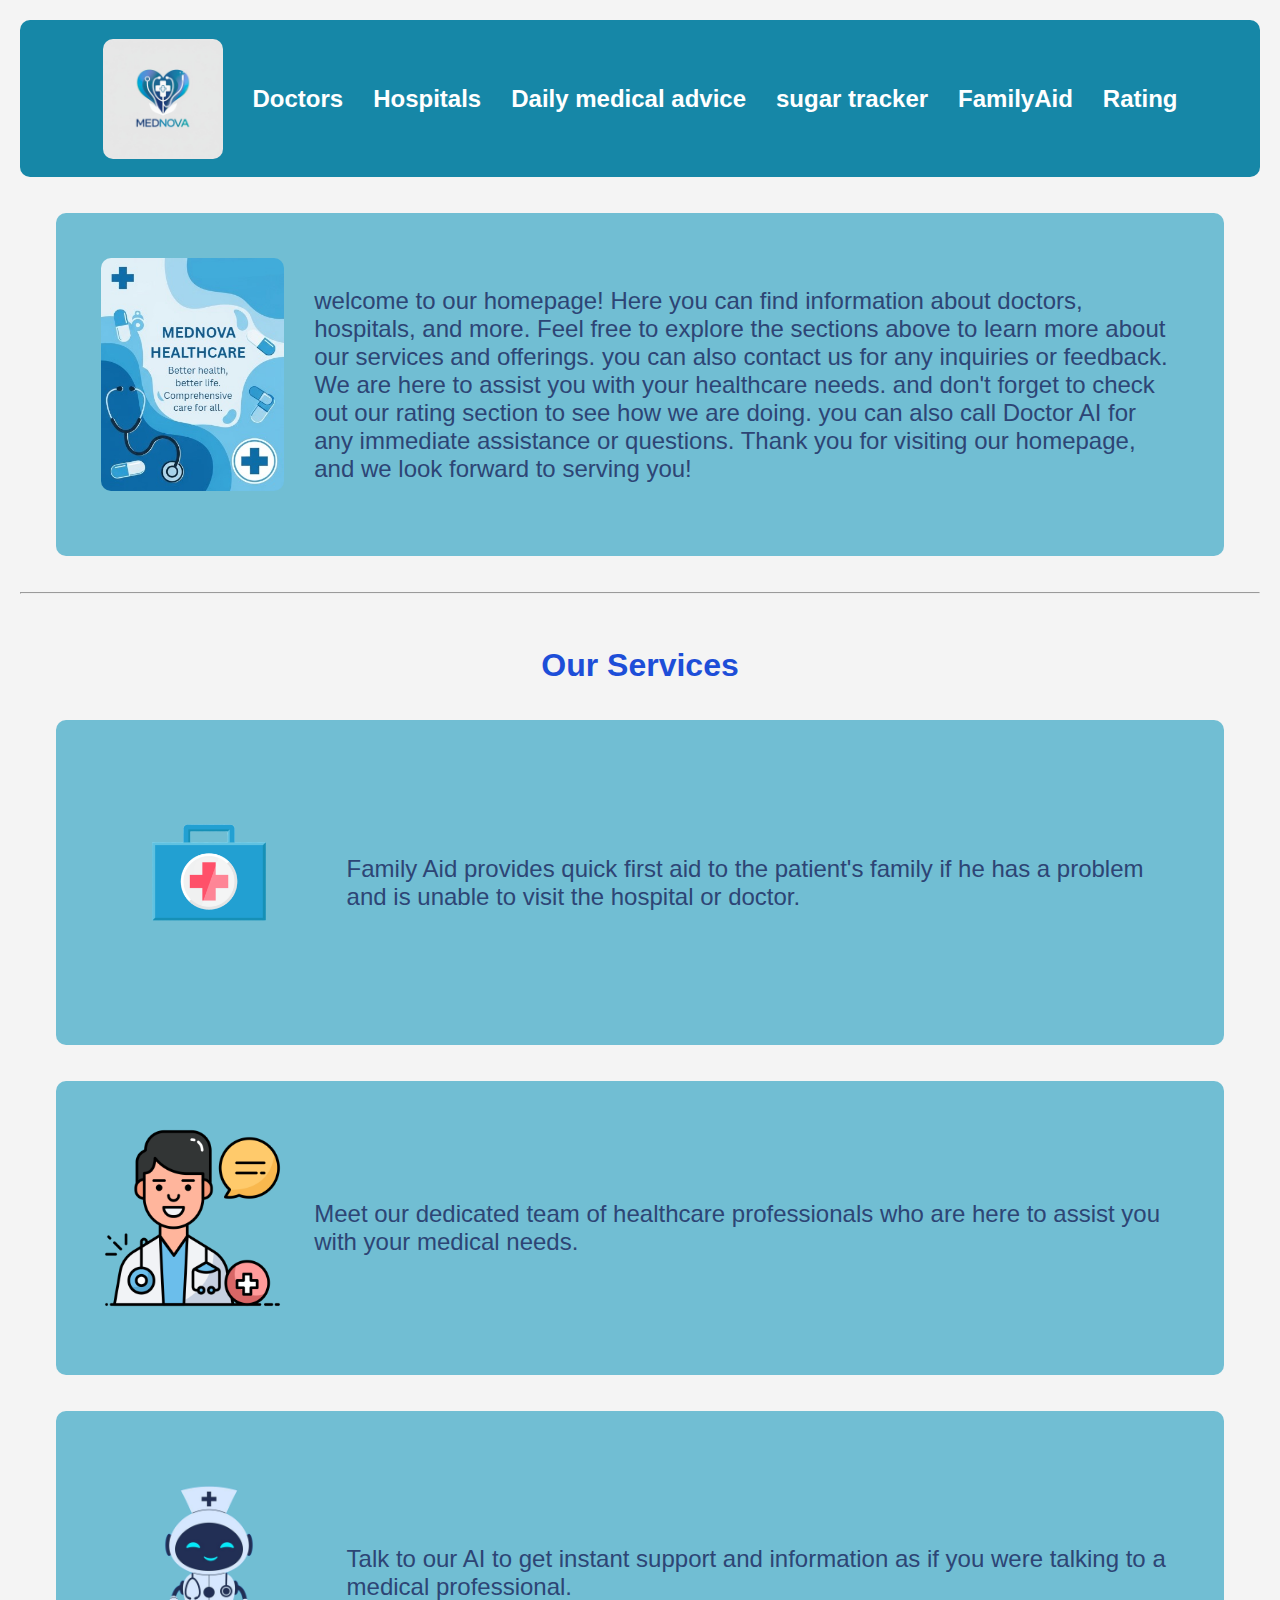
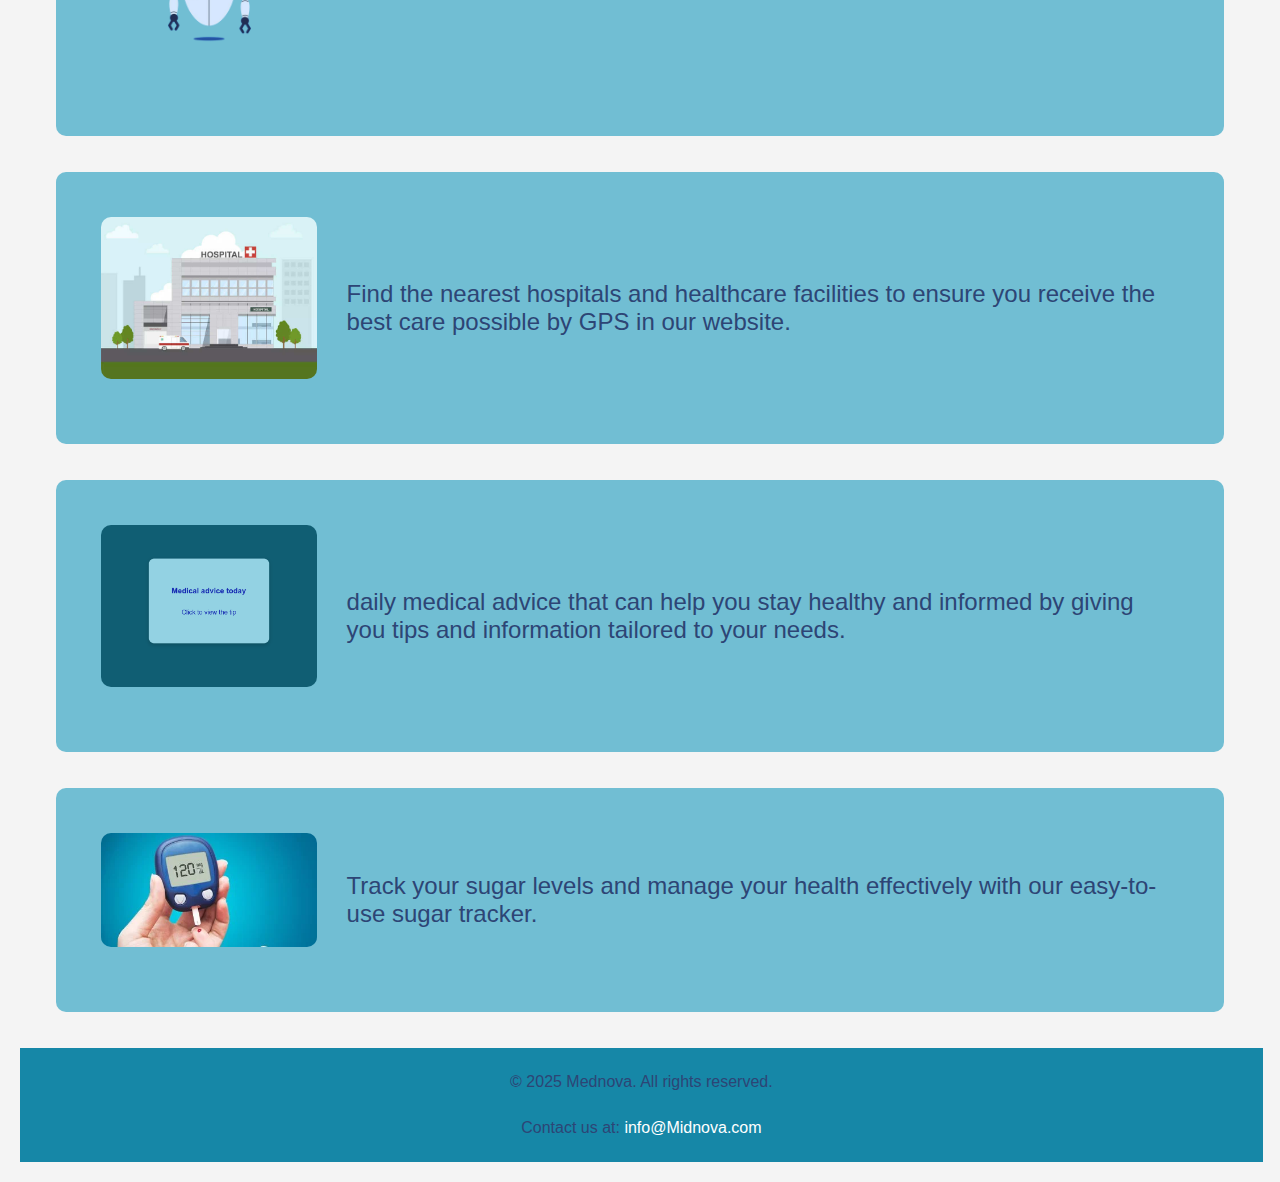
<file: index.html>
<!DOCTYPE html>
<html lang="en">

<head>
    <meta charset="UTF-8">
    <meta name="viewport" content="width=device-width, initial-scale=1.0">
    <link rel="stylesheet" href="style.css">
    <title>Home</title>
</head>

<body>
    <header>
        <img src="MEDNOVA.png">
        <b>
            <a href="doctors.html">
                <p class="pa">Doctors</p>
            </a>
        </b>
        <b>
            <a href="hos.html">
                <p class="pa">Hospitals</p>
            </a>
        </b>
        <b>
            <a href="cards.html">
                <p class="pa">Daily medical advice</p>
            </a>
        </b>
        <b>
            <a href="sugar.html">
                <p class="pa">sugar tracker</p>
            </a>
        </b>
        <b>
            <a href="familyaid.html">
                <p class="pa">FamilyAid</p>
            </a>
        </b>
        <b>
            <a href="rating.html">
                <p class="pa">Rating</p>
            </a>
        </b>
    </header>
    <div class="content">
        <img src="WhatsApp Image 2025-07-14 at 23.12.26_2765f04d.jpg" class="image">
        <p>welcome to our homepage! Here you can find information about doctors, hospitals, and more. Feel free to
            explore the sections above to learn more about our services and offerings. you can also contact us for any
            inquiries or feedback. We are here to assist you with your healthcare needs. and don't forget to check out
            our rating section to see how we are doing. you can also call Doctor AI for any immediate assistance or
            questions. Thank you for visiting our homepage, and we look forward to serving you!</p>
    </div>
    <hr>
    <br>
    <h2>Our Services</h2>
    <a href="familyaid.html">
        <div class="card">
            <img src="familyaid.png">
            <p>Family Aid provides quick first aid to the patient's family if he has a problem and is unable to visit
                the
                hospital or doctor.</p>

        </div>
    </a>
    <a href="doctors.html">
        <div class="doctor">
            <img src="doctor.png">
            <p>Meet our dedicated team of healthcare professionals who are here to assist you with your medical needs.
            </p>
        </div>
    </a>
    <div class="ai">
        <img
            src="cute-robot-doctor-with-stethoscope-illustration-for-ai-in-healthcare-medical-assistance-and-futuristic-diagnostics-vector.png">
        <p>Talk to our AI to get instant support and information as if you were talking to a medical professional.</p>
    </div>
    <a href="hos.html">
        <div class="hospitall">
            <img src="hos.jpg">
            <p>Find the nearest hospitals and healthcare facilities to ensure you receive the best care possible by GPS
                in
                our website.</p>
        </div>
    </a>
    <a href="cards.html">
        <div class="card">
            <img src="cards.PNG">
            <p> daily medical advice that can help you stay healthy and informed by giving you tips and information
                tailored
                to your needs.</p>
        </div>
    </a>
    <a href="sugar.html">
        <div class="card">
            <img src="sugar.webp">
            <p>Track your sugar levels and manage your health effectively with our easy-to-use sugar tracker.</p>
        </div>
    </a>
    <footer>
        <p>© 2025 Mednova. All rights reserved.</p>
        <br>
        <p>Contact us at: <a href="mailto:info@Mednova.com">info@Midnova.com</a></p>
    </footer>
</body>

</html>



<script src="https://cdn.botpress.cloud/webchat/v3.2/inject.js" defer></script>
<script src="https://files.bpcontent.cloud/2025/07/13/22/20250713220953-9RTWXG7G.js" defer></script>

<!-- this is ai widget url -->
</file>
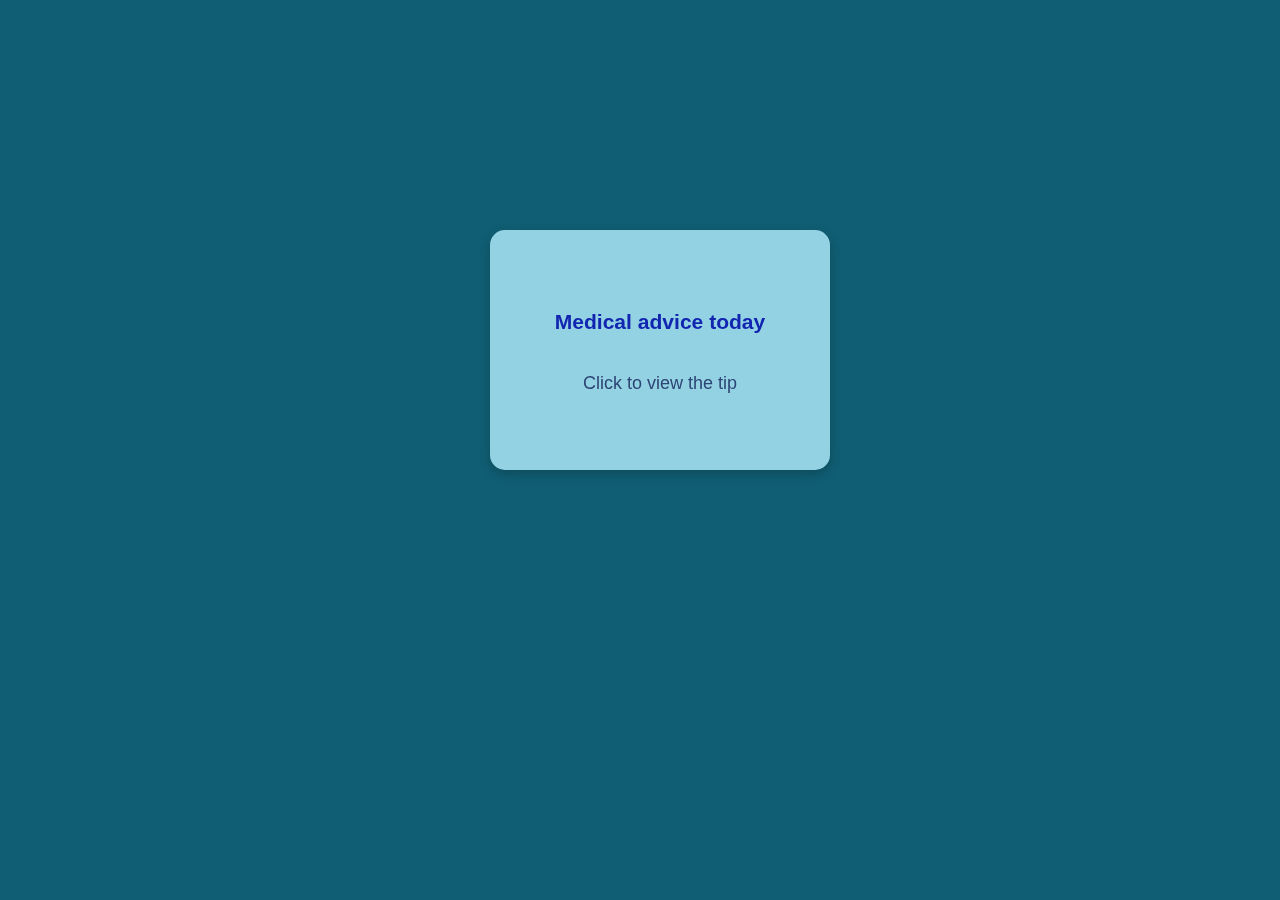
<file: cards.html>
<!DOCTYPE html>
<html lang="en">

<head>
    <meta charset="UTF-8">
    <meta name="viewport" content="width=device-width, initial-scale=1.0">
    <link rel="stylesheet" href="style.css">
    <title>daily tip</title>
</head>

<body class="body">
    <div class="flip-card" onclick="flipCard()">
        <div class="flip-card-inner" id="cardInner">
            <div class="flip-card-front" style="margin-top: 60%;">
                <h3>Medical advice today</h3>
                <p>Click to view the tip</p>
            </div>
            <div class="flip-card-back" style="margin-top: 60%; text-align: center;">
                <p id="tipText"></p>
            </div>
        </div>
    </div>
    <script>
                const tips = [
            "Drink 8 glasses of water a day to stay active.",
            "Eat a balanced diet rich in fruits and vegetables.",
            "Get enough sleep, at least 7 hours.",
            "Walk 30 minutes daily to improve heart health.",
            "Wash your hands frequently to reduce the risk of infection.",
            "Reduce sugar intake to maintain your weight and dental health.",
            "Have a protein-rich breakfast to start your day with energy."
        ];

        function showRandomTip() {
            const randomTip = tips[Math.floor(Math.random() * tips.length)];
            document.getElementById("tipText").textContent = randomTip;
        }

        function flipCard() {
            const card = document.querySelector('.flip-card');
            card.classList.toggle('flipped');
        }

        window.onload = showRandomTip;
    </script>
</body>

</html>
</file>
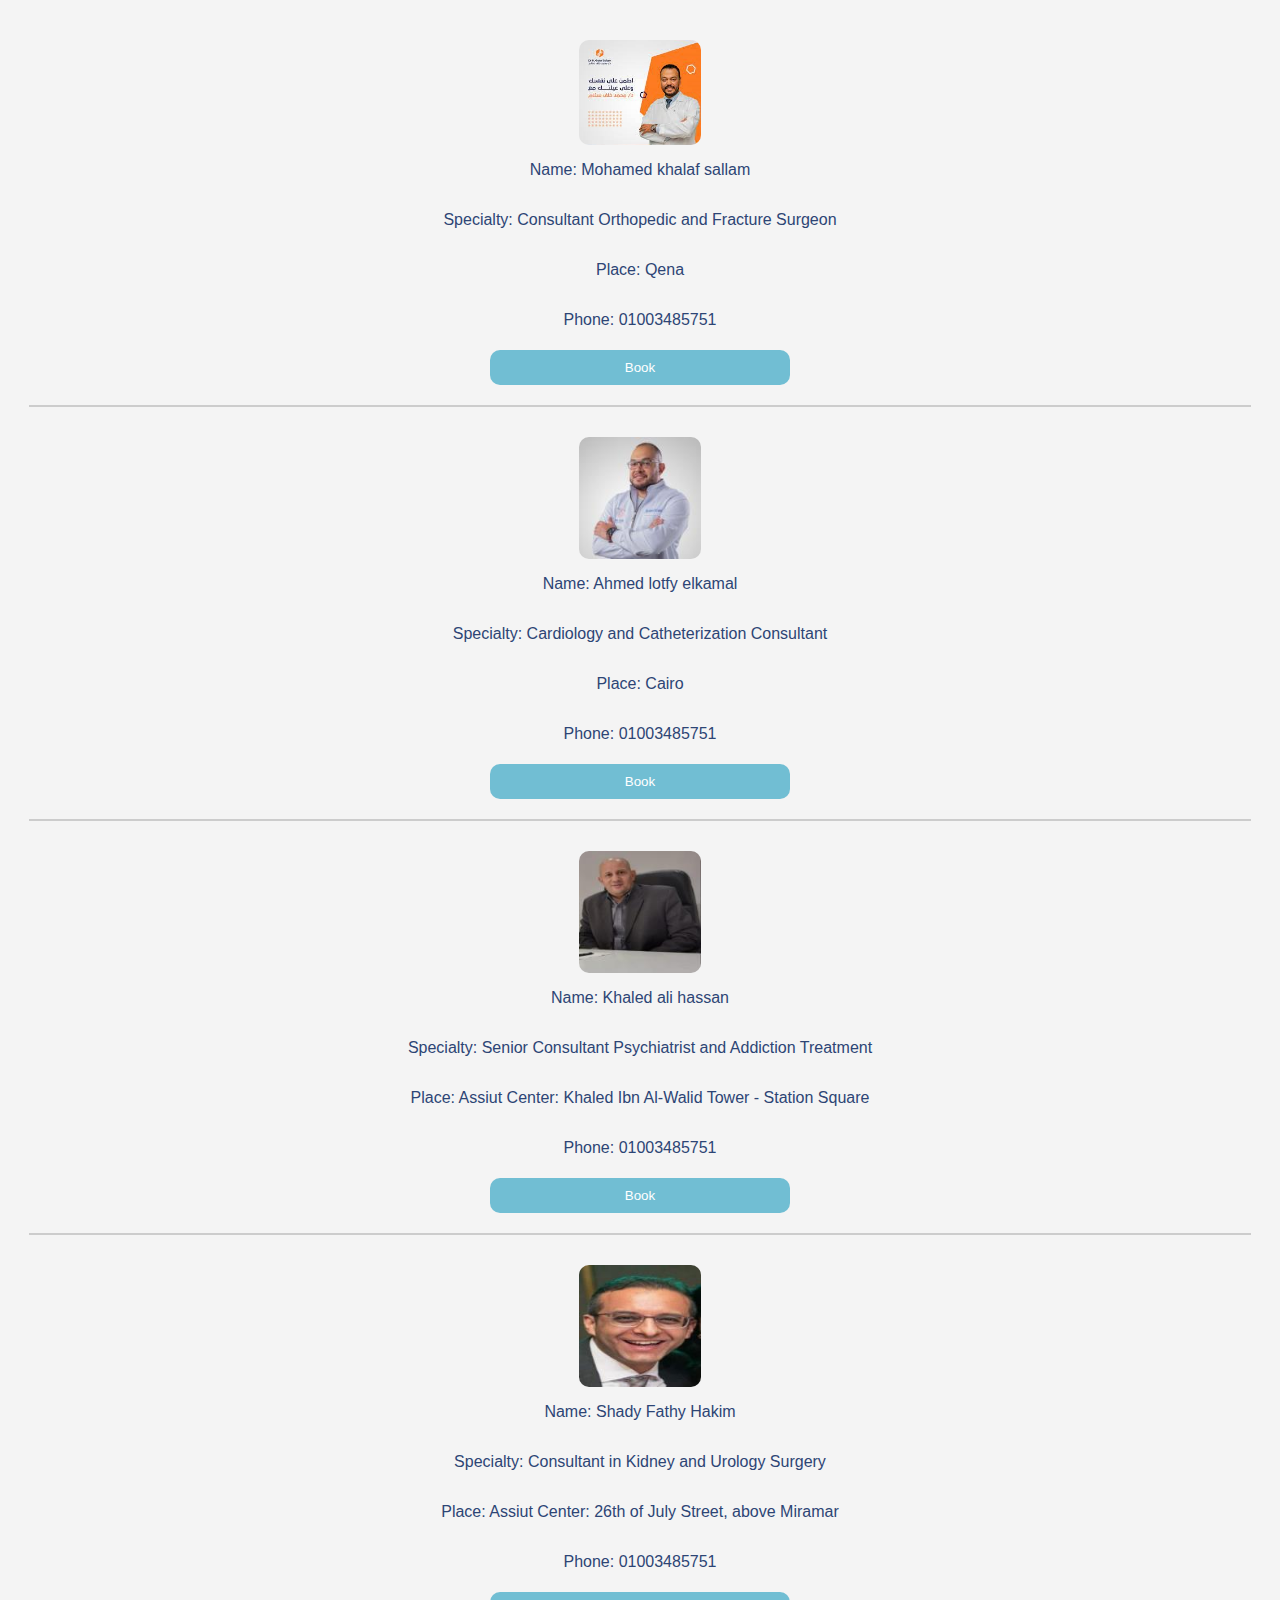
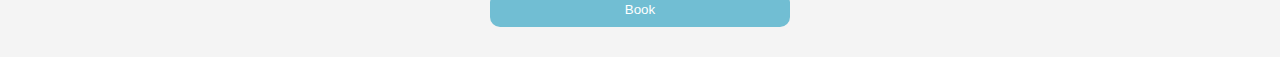
<file: doctors.html>
<!DOCTYPE html>
<html lang="en">

<head>
  <meta charset="UTF-8">
  <meta name="viewport" content="width=device-width, initial-scale=1.0">
  <link rel="stylesheet" href="style.css">
  <title>Doctors</title>
</head>

<body>

  <div class="doctorr">
    <img class="doctor-image" src="doctor2.jpg">
    <p class="doctor-list">Name: Mohamed khalaf sallam </p>
    <p class="doctor-list">Specialty: Consultant Orthopedic and Fracture Surgeon</p>
    <p class="doctor-list">Place: Qena</p>
    <p class="doctor-list">Phone: 01003485751</p>
    <button class="bu">Book</button>

    <hr class="line">

    <img class="doctor-image" src="احمد لطفي الجمل.jpg">
    <p class="doctor-list">Name: Ahmed lotfy elkamal</p>
    <p class="doctor-list">Specialty: Cardiology and Catheterization Consultant</p>
    <p class="doctor-list">Place: Cairo</p>
    <p class="doctor-list">Phone: 01003485751</p>
    <button class="bu">Book</button>

    <hr class="line">

    <img class="doctor-image" src="دكتور خالد علي حسن.jpg">
    <p class="doctor-list">Name: Khaled ali hassan</p>
    <p class="doctor-list">Specialty: Senior Consultant Psychiatrist and Addiction Treatment</p>
    <p class="doctor-list">Place: Assiut Center: Khaled Ibn Al-Walid Tower - Station Square</p>
    <p class="doctor-list">Phone: 01003485751</p>
    <button class="bu">Book</button>
    <hr class="line">

    <img class="doctor-image" src="دكتور شادي فتحي حكيم.jpg">
    <p class="doctor-list">Name: Shady Fathy Hakim</p>
    <p class="doctor-list">Specialty: Consultant in Kidney and Urology Surgery</p>
    <p class="doctor-list">Place: Assiut Center: 26th of July Street, above Miramar</p>
    <p class="doctor-list">Phone: 01003485751</p>
    <button class="bu">Book</button>



  </div>
</body>

</html>
<script src="script.js"></script>
</file>
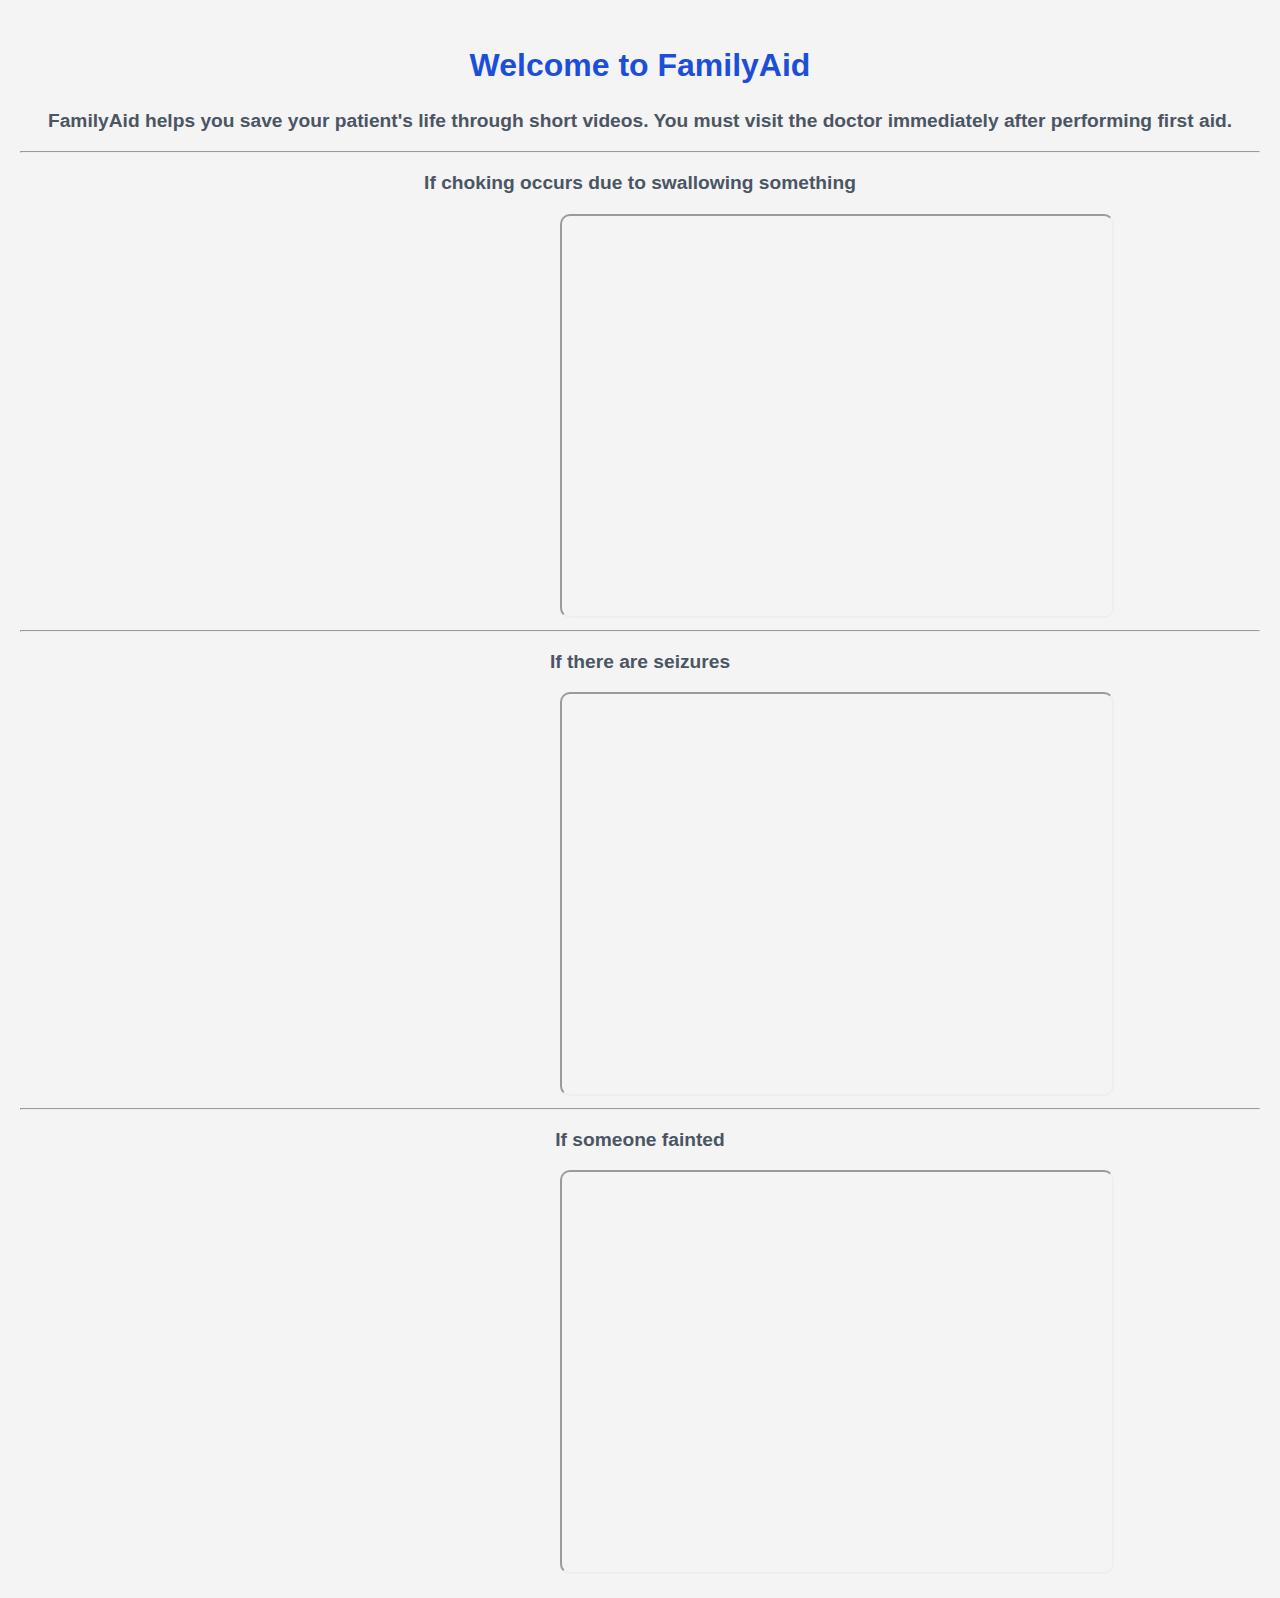
<file: familyaid.html>
<!DOCTYPE html>
<html lang="en">

<head>
    <meta charset="UTF-8">
    <meta name="viewport" content="width=device-width, initial-scale=1.0">
    <title>FamilyAid</title>
    <link rel="stylesheet" href="style.css">
</head>

<body>

    <h2>Welcome to FamilyAid</h2>


    <h3 class="description">FamilyAid helps you save your patient's life through short videos. You must visit the doctor
        immediately after performing first aid.</h3>

    <hr>
    <h3 class="description">
        If choking occurs due to swallowing something </h3>
    <iframe src="https://www.youtube.com/embed/GymXjJJ7Ugo" width="550" height="400" class="vid"
        allowfullscreen></iframe>

    <hr>
    <h3 class="description">
        If there are seizures
    </h3>
    <iframe width="550" height="400" src="https://www.youtube.com/embed/YWPhudRkTxM" allowfullscreen
        class="vid"></iframe>

    <hr>
    <h3 class="description">
        If someone fainted
    </h3>
    <iframe width="550" height="400" src="https://www.youtube.com/embed/6eRwgM2Pa4o" allowfullscreen
        class="vid"></iframe>
    
</body>

</html>
</file>
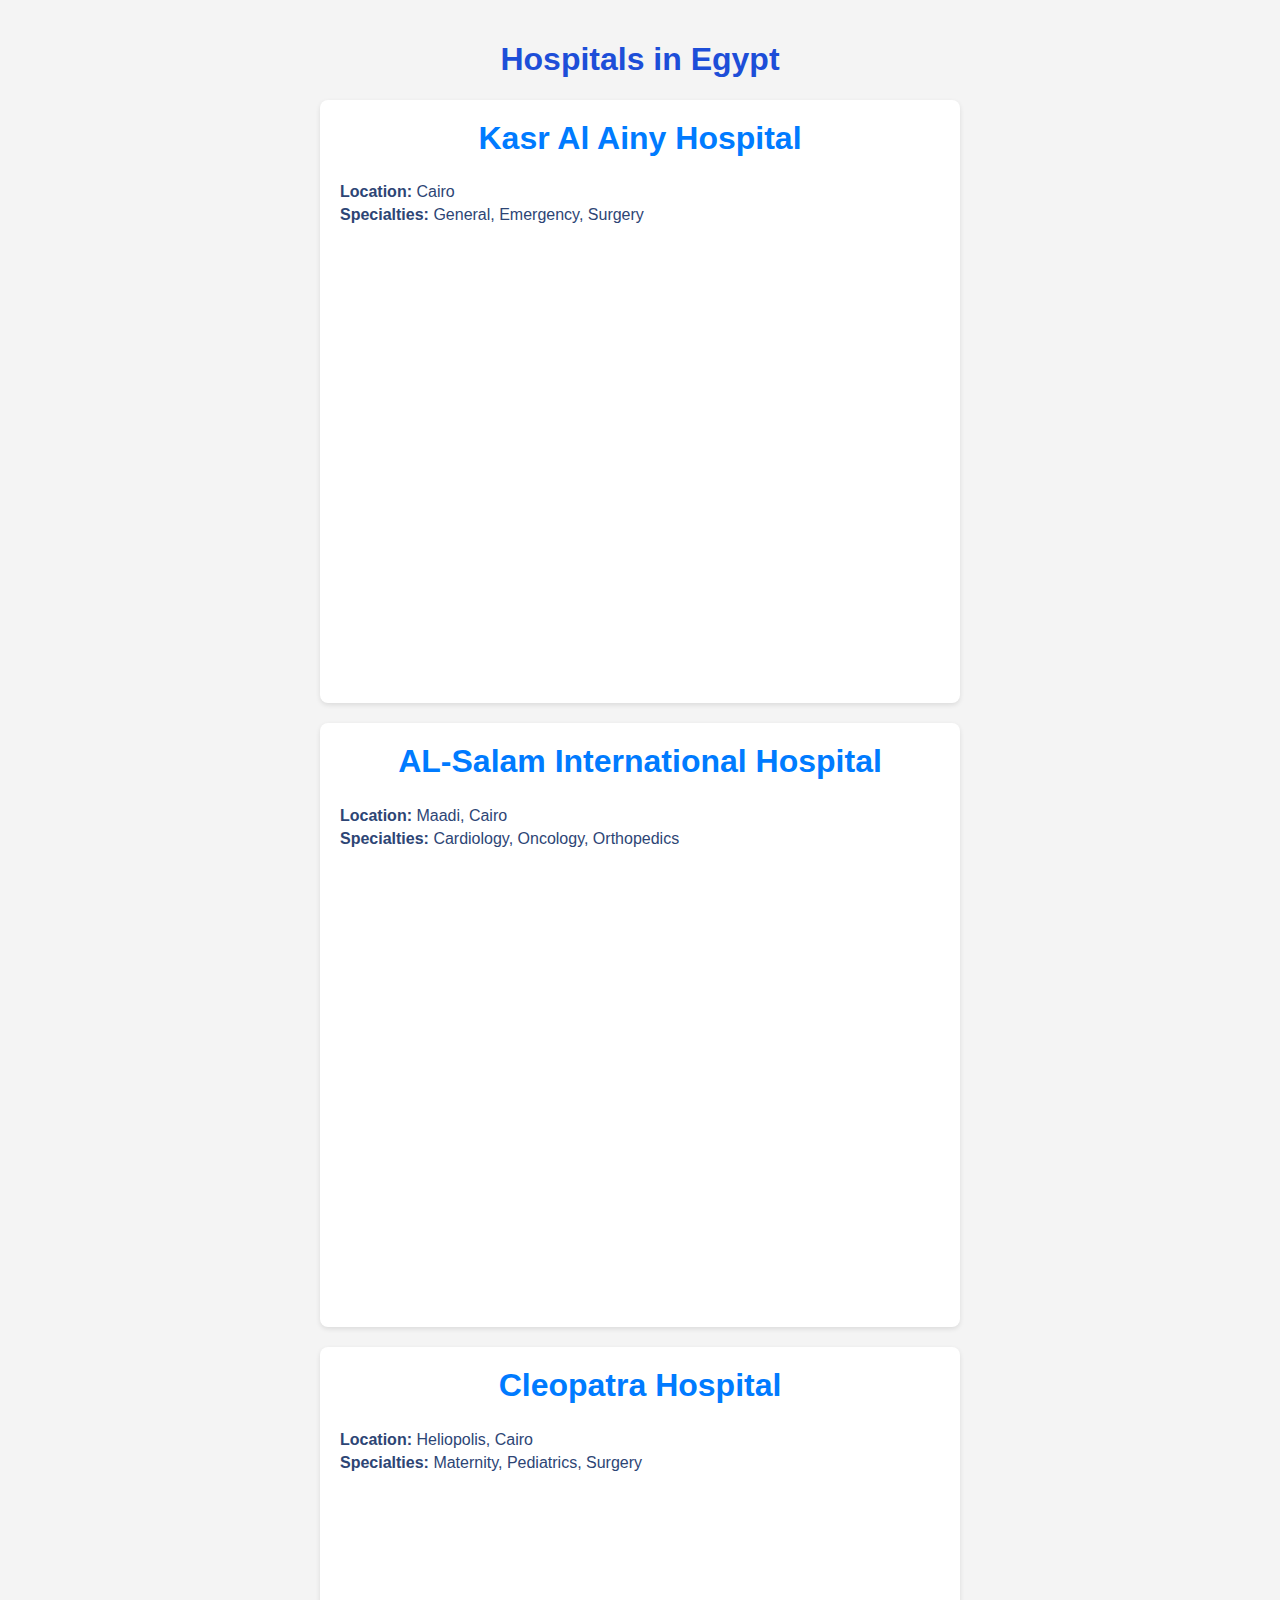
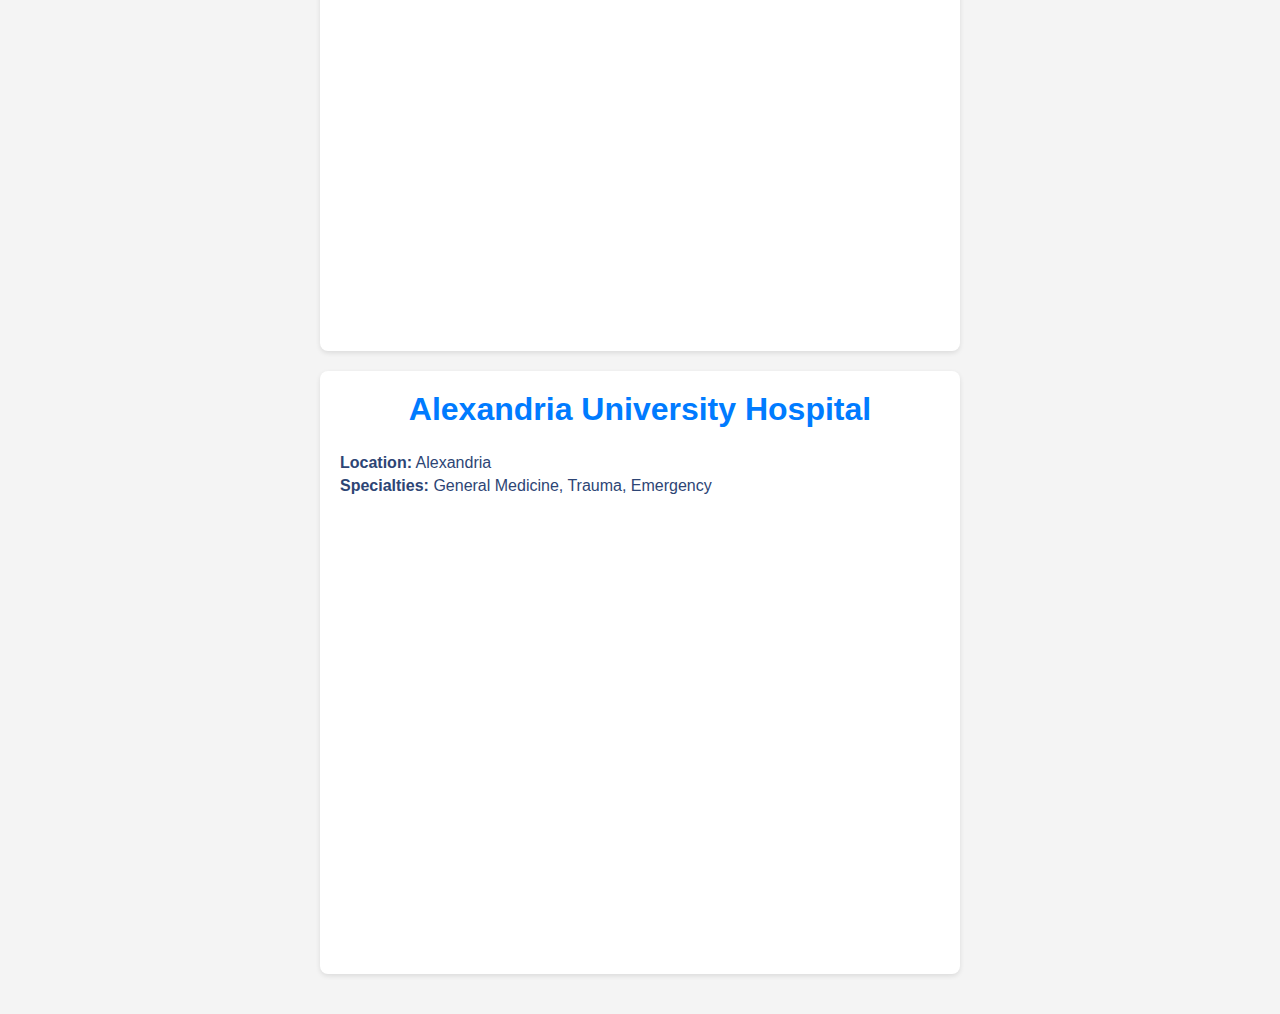
<file: hos.html>
<!DOCTYPE html>
<html lang="en">

<head>
    <meta charset="UTF-8">
    <link rel="stylesheet" href="style.css">
    <title>Hospitals</title>
</head>

<body>
    <h1>Hospitals in Egypt</h1>

    <div class="hospital">
        <h2>Kasr Al Ainy Hospital</h2>
        <p><strong>Location:</strong> Cairo</p>
        <p><strong>Specialties:</strong> General, Emergency, Surgery</p>
        <iframe
            src="https://www.google.com/maps/embed?pb=!1m18!1m12!1m3!1d6908.3612984439005!2d31.216539193579088!3d30.0316748!2m3!1f0!2f0!3f0!3m2!1i1024!2i768!4f13.1!3m3!1m2!1s0x14584732119e2793%3A0x453fe76754c0176c!2sKasr%20Al-Ainy%20Hospital!5e0!3m2!1sen!2seg!4v1752606737379!5m2!1sen!2seg"
            width="600" height="450" style="border:0;" allowfullscreen="" loading="lazy"
            referrerpolicy="no-referrer-when-downgrade"></iframe>
    </div>

    <div class="hospital">
        <h2>AL-Salam International Hospital</h2>
        <p><strong>Location:</strong> Maadi, Cairo</p>
        <p><strong>Specialties:</strong> Cardiology, Oncology, Orthopedics</p>
        <iframe
            src="https://www.google.com/maps/embed?pb=!1m18!1m12!1m3!1d1769373.229438694!2d29.541237591958325!3d29.98497358578796!2m3!1f0!2f0!3f0!3m2!1i1024!2i768!4f13.1!3m3!1m2!1s0x145847a50d83ab59%3A0x4c0e8e891bcf6265!2sAs-Salam%20International%20Hospital%20Maadi%20Branch!5e0!3m2!1sen!2seg!4v1752606413854!5m2!1sen!2seg"
            width="600" height="450" style="border:0;" allowfullscreen="" loading="lazy"
            referrerpolicy="no-referrer-when-downgrade"></iframe>
    </div>

    <div class="hospital">
        <h2>Cleopatra Hospital</h2>
        <p><strong>Location:</strong> Heliopolis, Cairo</p>
        <p><strong>Specialties:</strong> Maternity, Pediatrics, Surgery</p>
        <iframe
            src="https://www.google.com/maps/embed?pb=!1m18!1m12!1m3!1d13808.060634804104!2d31.31341650673101!3d30.093752198377278!2m3!1f0!2f0!3f0!3m2!1i1024!2i768!4f13.1!3m3!1m2!1s0x1458158a930edb85%3A0x642c923f11f70af4!2zQ2xlb3BhdHJhIEhvc3BpdGFsINmF2LPYqti02YHZiiDZg9mE2YrZiNio2KfYqtix2KcgLSBDbGVvcGF0cmEgSG9zcGl0YWxzIEdyb3Vw!5e0!3m2!1sen!2seg!4v1752606620617!5m2!1sen!2seg"
            width="600" height="450" style="border:0;" allowfullscreen="" loading="lazy"
            referrerpolicy="no-referrer-when-downgrade"></iframe>
    </div>

    <div class="hospital">
        <h2>Alexandria University Hospital</h2>
        <p><strong>Location:</strong> Alexandria</p>
        <p><strong>Specialties:</strong> General Medicine, Trauma, Emergency</p>
        <iframe
            src="https://www.google.com/maps/embed?pb=!1m18!1m12!1m3!1d13650.700908315743!2d29.8881288871582!3d31.202017199999997!2m3!1f0!2f0!3f0!3m2!1i1024!2i768!4f13.1!3m3!1m2!1s0x14f5c38d03f7d0b9%3A0x5a16efe260d33f1f!2sNew%20Alexandria%20University%20Hospital!5e0!3m2!1sen!2seg!4v1752607199304!5m2!1sen!2seg"
            width="600" height="450" style="border:0;" allowfullscreen="" loading="lazy"
            referrerpolicy="no-referrer-when-downgrade"></iframe>
    </div>

</body>

</html>
</file>
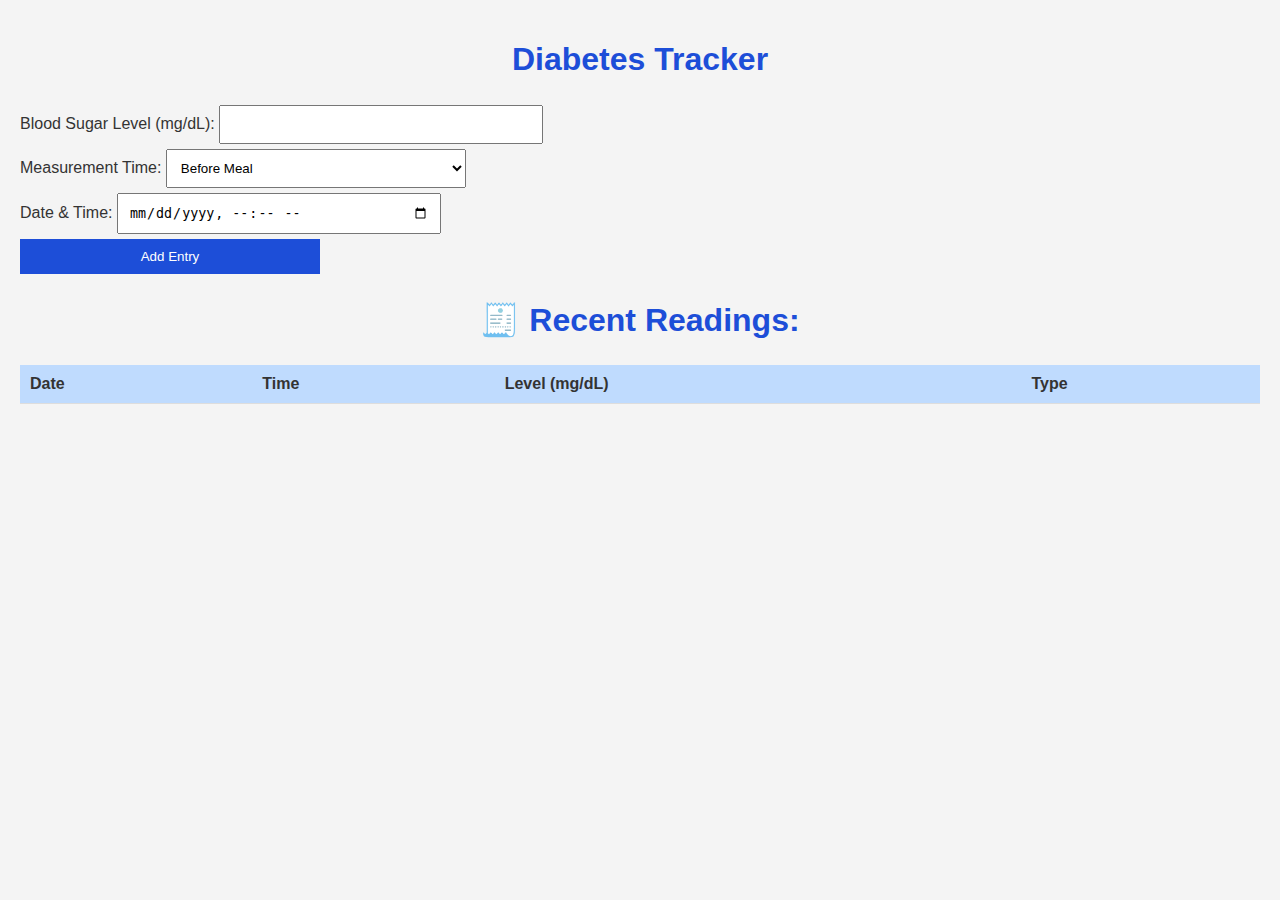
<file: sugar.html>
<!DOCTYPE html>
<html lang="en">

<head>
    <meta charset="UTF-8" />
    <meta name="viewport" content="width=device-width, initial-scale=1.0" />
    <title>Diabetes Tracker</title>
    <link rel="stylesheet" href="style.css">
</head>

<body class="bg-gray-100 font-sans">
    <div>
        <h1>Diabetes Tracker</h1>

        <form id="sugarForm" class="space-y-4">
            <div>
                <label class="block font-medium">Blood Sugar Level (mg/dL):</label>
                <input type="number" id="sugarLevel" required />
            </div>
            <div>
                <label class="block font-medium">Measurement Time:</label>
                <select id="timeType">
                    <option>Before Meal</option>
                    <option>After Meal</option>
                    <option>Fasting</option>
                    <option>Before Bed</option>
                </select>
            </div>
            <div>
                <label class="block font-medium">Date & Time:</label>
                <input type="datetime-local" id="sugarDate" />
            </div>
            <button type="submit">Add Entry</button>
        </form>


        <div id="message"></div>


        <h2>🧾 Recent Readings:</h2>
        <table>
            <thead>
                <tr>
                    <th>Date</th>
                    <th>Time</th>
                    <th>Level (mg/dL)</th>
                    <th>Type</th>
                </tr>
            </thead>
            <tbody id="historyTable"></tbody>
        </table>
        <script src="script.js"></script>
    </div>
</body>

</html>
</file>
<file: style.css>
p {
        color: #2d4575;
        font-family: Arial, sans-serif;

    }

    .pa {
        color: white;
    }


    header {
        display: flex;
        align-items: center;
        justify-content: center;
        padding: 1.5% 5%;
        background-color: #1687a7;
        gap: 30px;
        /* Adjusted gap for better spacing between elements */
        border-radius: 10px;
    }

    header img {
        width: 120px;
        border-radius: 10px;
    }

    header b {
        font-size: 24px;
        color: white;
    }

    header a {
        text-decoration: none;
    }

    .content {
        font-size: x-large;
        display: flex;
        justify-content: center;
        align-items: center;
        background-color: #71bed3;
        color: #ffffff;
        padding: 5vh;
        margin: 4vh;
        border-radius: 10px;

    }

    .image {
        width: 17%;
        height: auto;
        border-radius: 10px;
        margin-bottom: 20px;
        margin-right: 30px;
    }

    .doctor {
        font-size: x-large;
        display: flex;
        justify-content: center;
        align-items: center;
        background-color: #71bed3;
        padding: 5vh;
        margin: 4vh;
        border-radius: 10px;
    }

    .doctor img {
        width: 17%;
        height: auto;
        border-radius: 10px;
        margin-bottom: 20px;
        margin-right: 30px;
    }

    .ai {
        font-size: x-large;
        display: flex;
        justify-content: center;
        align-items: center;
        background-color: #71bed3;
        padding: 5vh;
        margin: 4vh;
        border-radius: 10px;
    }

    .ai img {
        width: 20%;
        height: auto;
        border-radius: 10px;
        margin-bottom: 20px;
        margin-right: 30px;
    }

    h2 {
        text-align: center;
        font-size: xx-large;
        color: rgb(52, 146, 172);
    }

    .hospitall {
        font-size: x-large;
        display: flex;
        justify-content: center;
        align-items: center;
        background-color: #71bed3;
        padding: 5vh;
        margin: 4vh;
        border-radius: 10px;
    }

    .hospitall img {
        width: 20%;
        height: auto;
        border-radius: 10px;
        margin-bottom: 20px;
        margin-right: 30px;
    }

    footer {
        text-align: center;
        padding: 20px;
        background-color: #1687a7;
        position: relative;
        bottom: 0;
        width: 97%;
    }

    footer p {
        margin: 5px 0;
    }

    footer a {
        color: #ffffff;
        text-decoration: none;
    }

    .card {
        font-size: x-large;
        display: flex;
        justify-content: center;
        align-items: center;
        background-color: #71bed3;
        padding: 5vh;
        margin: 4vh;
        border-radius: 10px;
    }

    .card img {
        width: 20%;
        height: auto;
        border-radius: 10px;
        margin-bottom: 20px;
        margin-right: 30px;
    }

    body {
        font-family: Arial, sans-serif;
        background-color: #f3f4f6;
        color: #333;
        padding: 20px;
    }

    h1,
    h2 {
        color: #1d4ed8;
        text-align: center;
    }

    form {
        margin-bottom: 20px;
    }

    input,
    select,
    button {
        padding: 10px;
        margin-top: 5px;
        width: 100%;
        max-width: 300px;
    }

    button {
        background-color: #1d4ed8;
        color: white;
        border: none;
        cursor: pointer;
    }



    table {
        width: 100%;
        border-collapse: collapse;
    }

    th,
    td {
        padding: 10px;
        text-align: left;
        border-bottom: 1px solid #ddd;
    }

    th {
        background-color: #bfdbfe;
    }

    .description {
        font-size: 1.2em;
        color: #4b5563;
        text-align: center;

    }

    .vid {

        border-radius: 10px;
        margin-left: 60vh;
    }

    body {
        font-family: Arial, sans-serif;
        background: #f4f4f4;
        margin: 0;
        padding: 20px;
    }


    .hospital {
        background: #fff;
        margin: 20px auto;
        padding: 20px;
        border-radius: 8px;
        box-shadow: 0 2px 5px rgba(0, 0, 0, 0.1);
        max-width: 600px;
    }

    .hospital h2 {
        margin-top: 0;
        color: #007BFF;
    }

    .hospital p {
        margin: 5px 0;
    }


    .bu {
        padding: 10px 20px;
        background-color: #71bed3;
        border-radius: 10px;
    }

    .doctor-image {

        width: 10%;
        height: auto;
        border-radius: 10px;
        margin-top: 10px;
    }

    .doctorr {
        flex: 1;
        padding: 10px;
        display: flex;
        flex-direction: column;
        align-items: center;
    }

    .line {
        border: 1px solid #ccc;
        width: 100%;
        margin: 20px 0;
    }

    a {
        text-decoration: none;
    }

    .body {
        background-color: #105e73;
    }

    .flip-card {
        background-color: transparent;
        width: 300px;
        height: 200px;
        perspective: 1000px;
        margin: 30px auto;
        cursor: pointer;
    }

    .flip-card-inner {
        position: relative;
        width: 100%;
        height: 100%;
        transition: transform 0.8s;
        transform-style: preserve-3d;
    }

    .flip-card.flipped .flip-card-inner {
        transform: rotateY(180deg);
    }

    .flip-card-front,
    .flip-card-back {
        position: absolute;
        width: 100%;
        height: 100%;
        backface-visibility: hidden;
        border-radius: 15px;
        display: flex;
        justify-content: center;
        align-items: center;
        font-family: Arial, sans-serif;
        font-size: 18px;
        padding: 20px;
        box-shadow: 0 4px 12px rgba(0, 0, 0, 0.2);
    }

    .flip-card-front {
        background-color: #93d2e3;
        color: rgb(18, 37, 177);
        flex-direction: column;
        text-align: center;
    }

    .flip-card-back {
        background-color: #93d2e3;
        color: rgb(18, 37, 177);
        transform: rotateY(180deg);
        text-align: center;
        font-weight: bold;
    }
</file>
